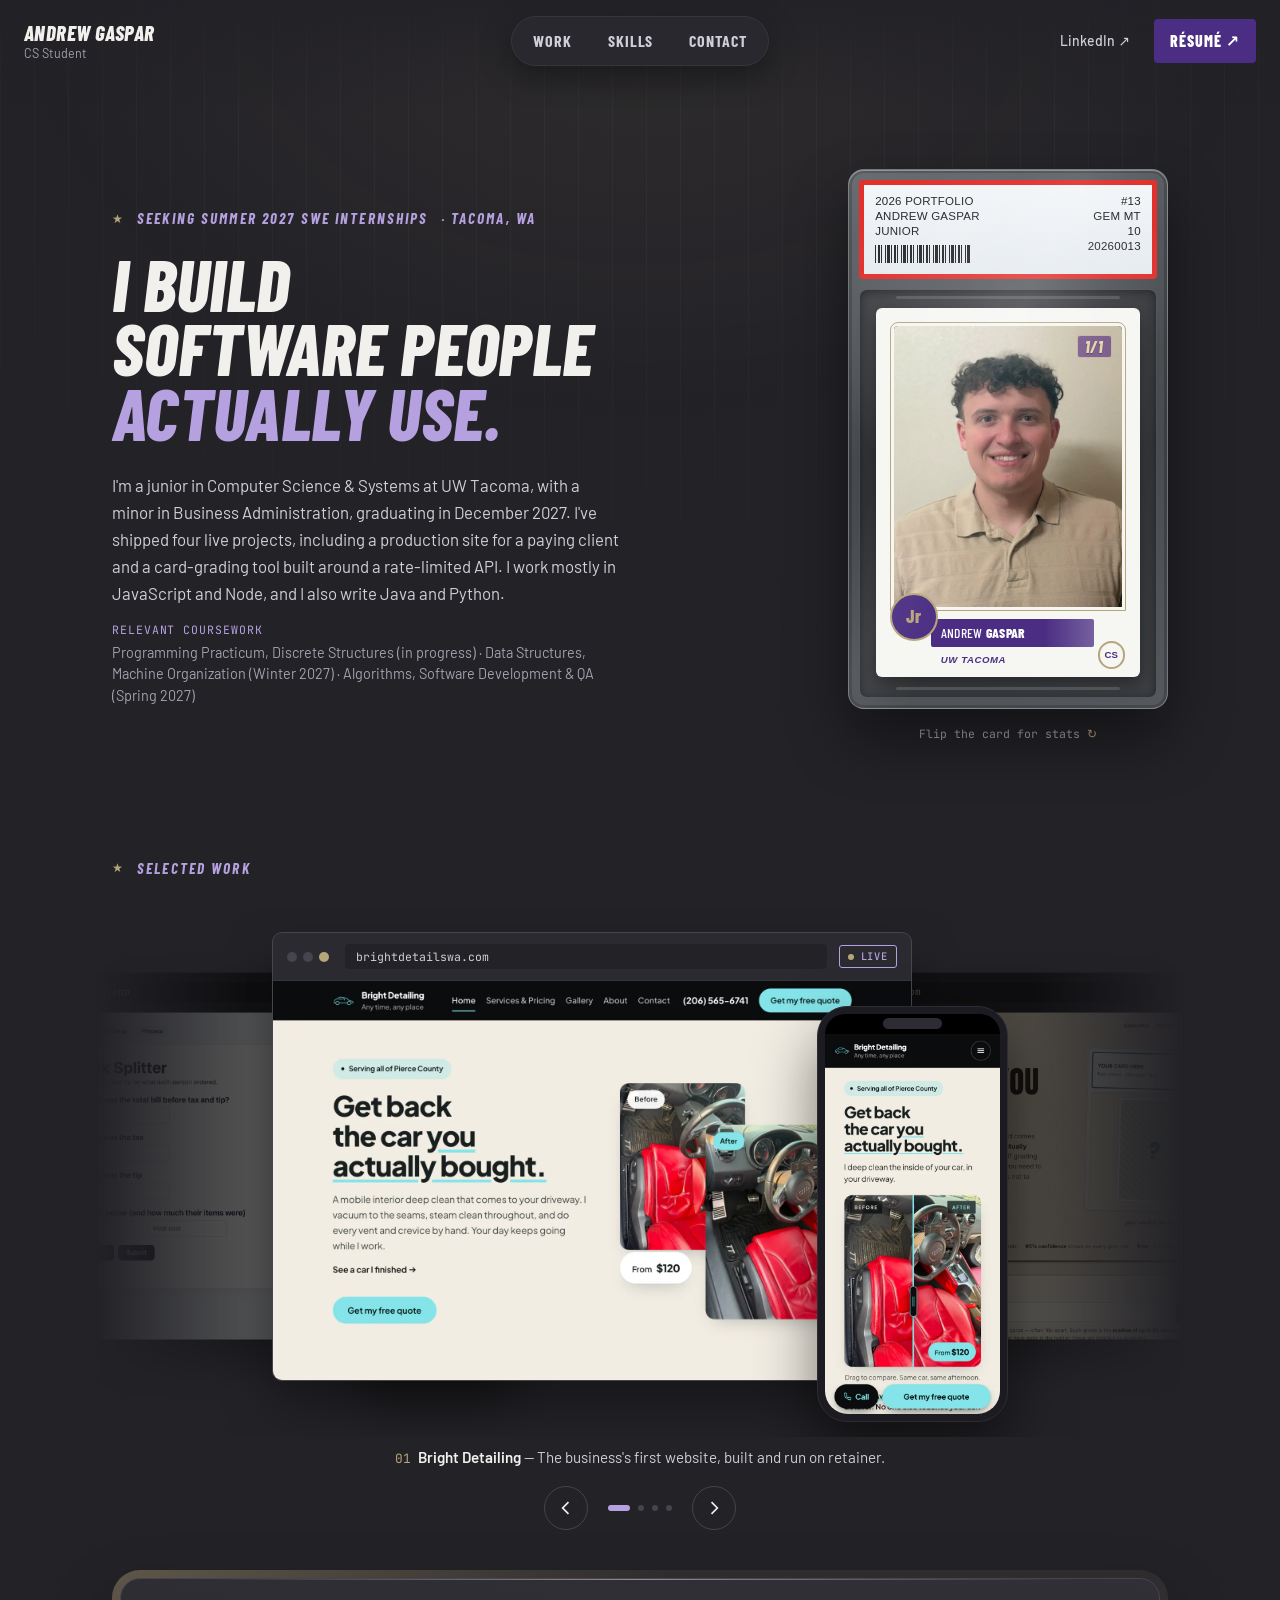
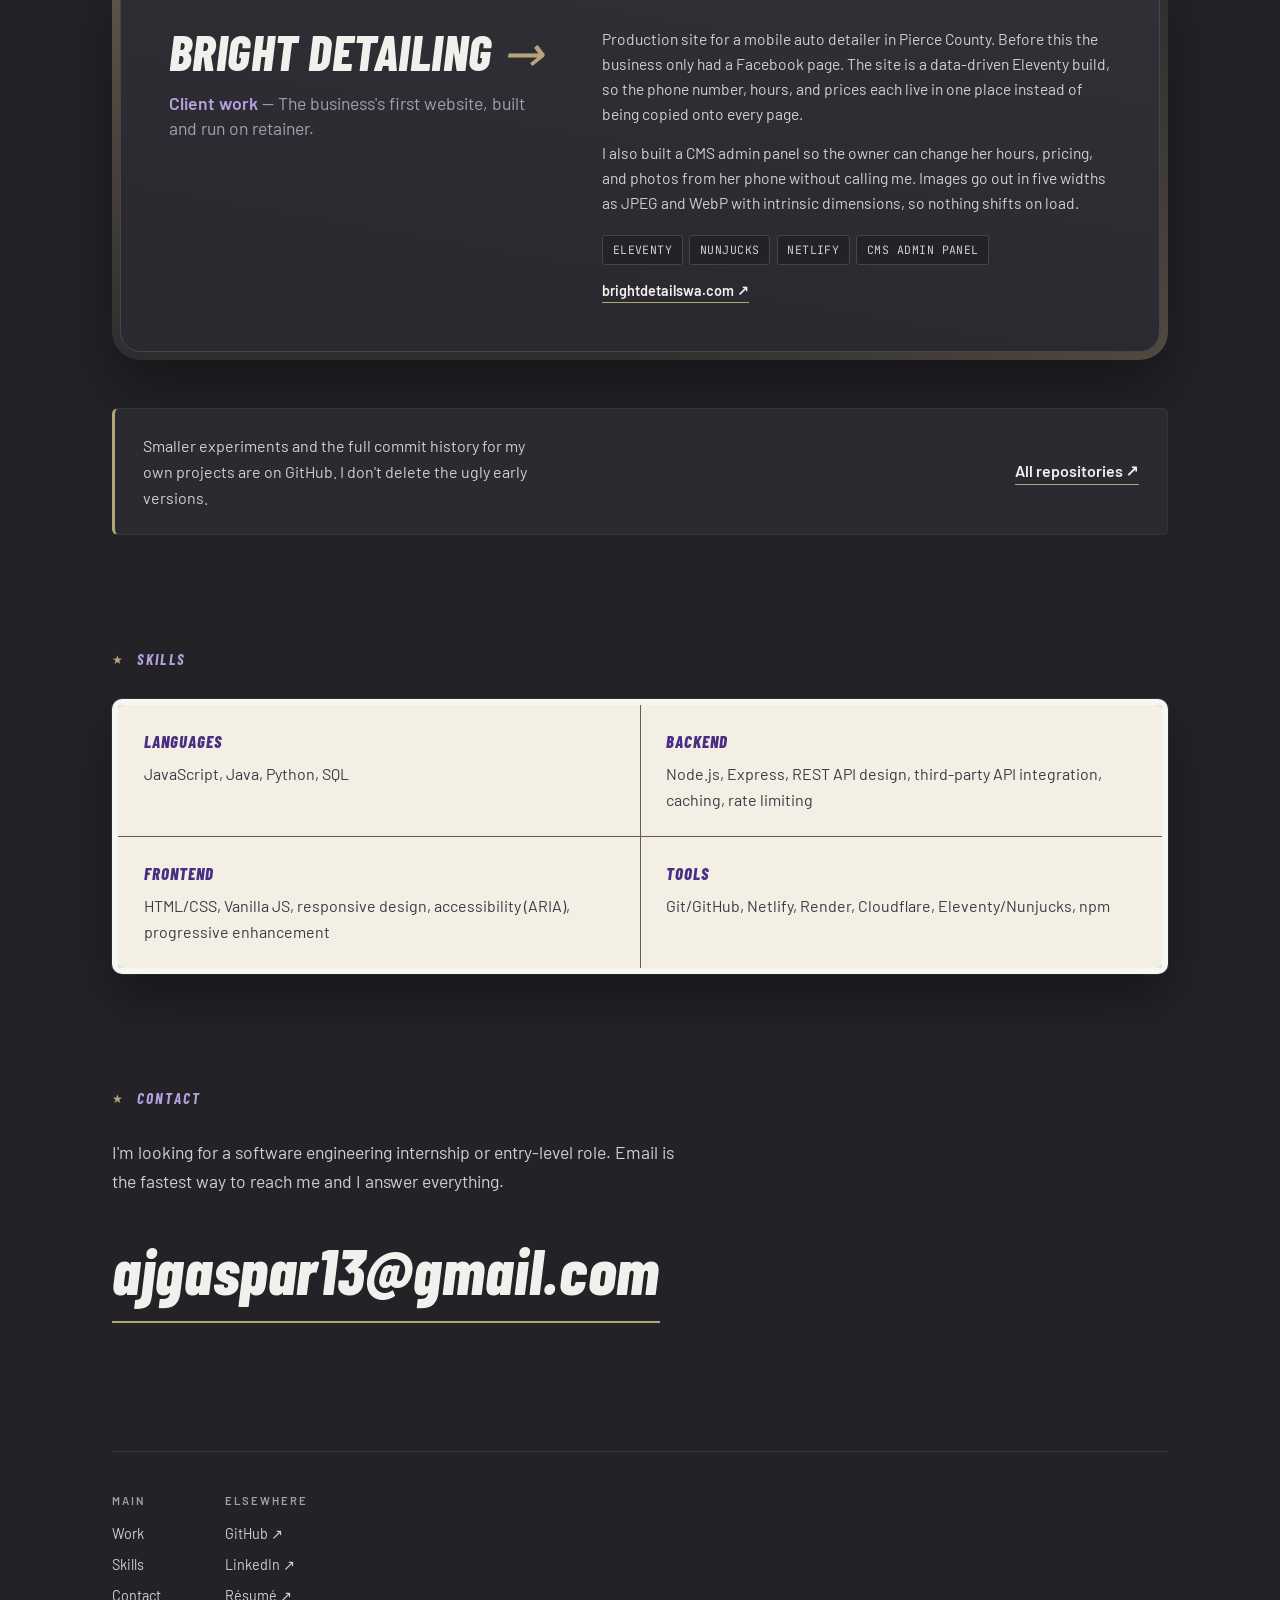
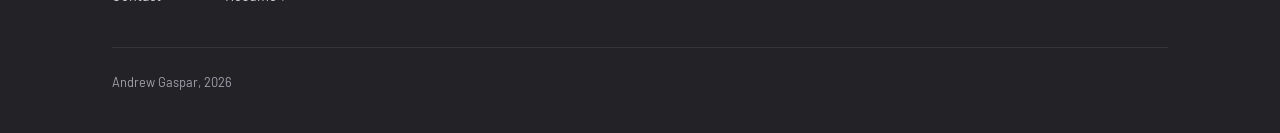
<file: index.html>
<!DOCTYPE html>
<html lang="en">
<head>
  <meta charset="UTF-8" />
  <meta name="viewport" content="width=device-width, initial-scale=1.0" />
  <title>Andrew Gaspar</title>
  <meta name="description" content="Andrew Gaspar. Computer science student at UW Tacoma. Four live software projects, one built for a paying client." />
  <meta name="color-scheme" content="dark" />
  <link rel="preconnect" href="https://fonts.googleapis.com" />
  <link rel="preconnect" href="https://fonts.gstatic.com" crossorigin />
  <link href="https://fonts.googleapis.com/css2?family=Barlow+Condensed:ital,wght@0,600;0,700;0,800;1,700;1,800&family=Barlow:wght@400;500;600&family=JetBrains+Mono:wght@400;500&display=swap" rel="stylesheet" />
  <link rel="stylesheet" href="style.css" />
</head>
<body>

  <header class="topbar">
    <a class="brand" href="#top">
      <span class="brand-text">
        <span class="brand-name">Andrew Gaspar</span>
      <span class="brand-role">CS Student</span>
      </span>
    </a>
    <nav class="pill" aria-label="Sections">
      <a href="#work">Work</a>
      <a href="#skills">Skills</a>
      <a href="#contact">Contact</a>
    </nav>
    <div class="toplinks">
      <a href="https://www.linkedin.com/in/andrew-gaspar-7aaa92343" target="_blank" rel="noopener">LinkedIn <span aria-hidden="true">↗</span></a>
      <a class="btn" href="Andrew_Gaspar_Resume.pdf" target="_blank" rel="noopener">Résumé <span aria-hidden="true">↗</span></a>
    </div>
  </header>

  <main id="top">

    <section class="hero">
      <div class="hero-copy">
        <p class="eyebrow">Seeking Summer 2027 SWE internships <span class="eyebrow-extra">· Tacoma, WA</span></p>
        <h1>I build<br /> software people<br /> <span class="accent">actually use.</span></h1>
        <div class="hero-meta">
          <p>
            I'm a junior in Computer Science &amp; Systems at UW Tacoma, with a minor in Business
            Administration, graduating in December 2027. I've
            shipped four live projects, including a production site for a paying client and a
            card-grading tool built around a rate-limited API. I work mostly in JavaScript and Node,
            and I also write Java and Python.
          </p>
          <p class="coursework">
            <span>Relevant coursework</span>
            Programming Practicum, Discrete Structures (in progress) · Data Structures,
            Machine Organization (Winter 2027) · Algorithms, Software Development &amp; QA (Spring 2027)
          </p>
        </div>
      </div>

      <!-- graded card. Initials show if images/andrew.webp fails to load -->
      <div class="hero-card">
        <aside class="slab" aria-label="About Andrew">
          <div class="slab-label">
            <div class="slab-label-l">
              <p>2026 Portfolio</p>
              <p>Andrew Gaspar</p>
              <p>Junior</p>
              <span class="slab-barcode" aria-hidden="true"></span>
            </div>
            <div class="slab-label-r">
              <p>#13</p>
              <p>Gem Mt</p>
              <p>10</p>
              <p>20260013</p>
            </div>
          </div>

          <div class="slab-well">
            <div class="tcard" role="button" tabindex="0" aria-pressed="false" aria-label="Flip the card to see stats">
              <div class="tcard-inner">

                <div class="tcard-front">
                  <div class="tcard-photo">
                    <span class="tcard-initials" aria-hidden="true">AG</span>
                    <img src="images/andrew.webp" alt="Andrew Gaspar" width="640" height="800" onerror="this.remove()" />
                    <span class="tcard-serial" aria-label="Serial numbered one of one">1/1</span>
                  </div>
                  <div class="tcard-plate">
                    <span class="tcard-logo" aria-hidden="true">Jr</span>
                    <p class="tcard-name">Andrew <b>Gaspar</b></p>
                    <p class="tcard-team">UW Tacoma</p>
                    <span class="tcard-pos" aria-hidden="true">CS</span>
                  </div>
                </div>

                <div class="tcard-back" aria-hidden="true">
                  <div class="tcard-back-head">
                    <span class="tcard-back-num">13</span>
                    <div>
                      <p class="tcard-back-name">Andrew Gaspar</p>
                      <p class="tcard-back-sub">Computer Science &amp; Systems · UW Tacoma</p>
                    </div>
                  </div>
                  <table class="tcard-back-stats">
                    <thead><tr><th>Year</th><th>Proj</th><th>Clients</th><th>Langs</th><th>Class</th></tr></thead>
                    <tbody><tr><td>2026</td><td>4</td><td>1</td><td>4</td><td>&rsquo;27</td></tr></tbody>
                  </table>
                  <p class="tcard-back-bio">
                    Builds web apps from the API to the UI. Shipped a production site for a paying
                    client and three side projects, all still live. Open to internships and
                    entry-level roles.
                  </p>
                  <p class="tcard-back-stack">JavaScript · Node · Express · Java · Python · SQL</p>
                </div>

              </div>
            </div>
          </div>
          <span class="slab-glare" aria-hidden="true"></span>
        </aside>
        <p class="slab-hint" aria-hidden="true">Flip the card for stats <span>↻</span></p>
      </div>
    </section>

    <section id="work" class="section">
      <h2 class="eyebrow">Selected work</h2>

      <article class="card-frame">
        <div class="card">
          <div class="card-top">
            <div class="card-head">
              <h3>
                <a href="https://brightdetailswa.com" target="_blank" rel="noopener">
                  Bright Detailing <span class="arrow" aria-hidden="true">→</span>
                </a>
              </h3>
              <p class="tagline"><strong>Client work</strong> — The business's first website, built and run on retainer.</p>
            </div>
            <div class="card-body">
              <p>
                Production site for a mobile auto detailer in Pierce County. Before this the business
                only had a Facebook page. The site is a data-driven Eleventy build, so the phone
                number, hours, and prices each live in one place instead of being copied onto every
                page.
              </p>
              <p>
                I also built a CMS admin panel so the owner can change her hours, pricing, and photos
                from her phone without calling me. Images go out in five widths as JPEG and WebP with
                intrinsic dimensions, so nothing shifts on load.
              </p>
              <ul class="tags">
                <li>Eleventy</li><li>Nunjucks</li><li>Netlify</li><li>CMS admin panel</li>
              </ul>
              <p class="links">
                <a href="https://brightdetailswa.com" target="_blank" rel="noopener">brightdetailswa.com ↗</a>
              </p>
            </div>
          </div>
          <div class="devices">
            <a class="shot" href="https://brightdetailswa.com" target="_blank" rel="noopener" tabindex="-1">
              <div class="window-bar" aria-hidden="true"><i></i><i></i><i></i><span class="url">brightdetailswa.com</span><span class="live">Live</span></div>
              <img src="images/bright-detailing.webp" width="1600" height="1000" alt="The Bright Detailing home page with before and after interior photos" loading="lazy" />
            </a>
            <a class="phone" href="https://brightdetailswa.com" target="_blank" rel="noopener" tabindex="-1">
              <span class="phone-bar" aria-hidden="true"><i></i></span>
              <img src="images/bright-detailing-phone.webp" width="520" height="1126" alt="Bright Detailing on a phone" loading="lazy" />
            </a>
          </div>
        </div>
      </article>

      <article class="card-frame">
        <div class="card">
          <div class="card-top">
            <div class="card-head">
              <h3>
                <a href="https://www.shouldislab.com" target="_blank" rel="noopener">
                  ShouldISlab <span class="arrow" aria-hidden="true">→</span>
                </a>
              </h3>
              <p class="tagline"><strong>Side project</strong> — Is grading this card worth the money?</p>
            </div>
            <div class="card-body">
              <p>
                Search a trading card and find out whether paying to have it professionally graded is
                worth the money. It pulls live sold prices, then runs a probability-weighted expected
                value: your odds at each grade against grading fees, seller fees, and what the raw card
                goes for today.
              </p>
              <p>
                One verdict can cost 7 calls to a price API that allows about 10 every 35 seconds. I
                measured that limit and built an in-memory TTL cache around it; without the cache, the
                second search gets rate-limited. If a 429 still comes back, the server fails fast and
                shows a retry countdown. Grade odds come from population reports. Wilson score intervals
                keep a card with twelve graded copies from being trusted like one with twelve thousand.
              </p>
              <ul class="tags">
                <li>Node.js</li><li>Express</li><li>REST API</li><li>Vanilla JS</li><li>Render</li><li>Cloudflare</li>
              </ul>
              <p class="links">
                <a href="https://www.shouldislab.com" target="_blank" rel="noopener">shouldislab.com ↗</a>
                <a href="https://github.com/Agaspar1321/ShouldISlab" target="_blank" rel="noopener">Source ↗</a>
                <a href="shouldislab-case-study.html">Read the case study →</a>
              </p>
            </div>
          </div>
          <div class="devices">
            <a class="shot" href="https://www.shouldislab.com" target="_blank" rel="noopener" tabindex="-1">
              <div class="window-bar" aria-hidden="true"><i></i><i></i><i></i><span class="url">shouldislab.com</span><span class="live">Live</span></div>
              <img src="images/shouldislab.webp" width="1600" height="1000" alt="The ShouldISlab card search and grading verdict screen" loading="lazy" />
            </a>
            <a class="phone" href="https://www.shouldislab.com" target="_blank" rel="noopener" tabindex="-1">
              <span class="phone-bar" aria-hidden="true"><i></i></span>
              <img src="images/shouldislab-phone.webp" width="520" height="1126" alt="ShouldISlab on a phone" loading="lazy" />
            </a>
          </div>
        </div>
      </article>

      <article class="card-frame">
        <div class="card">
          <div class="card-top">
            <div class="card-head">
              <h3>
                <a href="https://explainmycode2.netlify.app" target="_blank" rel="noopener">
                  ExplainMyCode <span class="arrow" aria-hidden="true">→</span>
                </a>
              </h3>
              <p class="tagline"><strong>Side project</strong> — Plain English for someone else's code.</p>
            </div>
            <div class="card-body">
              <p>
                Paste in a block of code and get back a plain English explanation of what it does. I
                built it for the stretch where I could read syntax fine but still lost the thread on
                what someone else's function was for.
              </p>
              <p>
                An Express server sits between the page and the Anthropic API, so the key never reaches
                the browser. The API layer validates input, caps payload size, and rate-limits by IP.
              </p>
              <ul class="tags">
                <li>Node.js</li><li>Express</li><li>Anthropic API</li>
              </ul>
              <p class="links">
                <a href="https://explainmycode2.netlify.app" target="_blank" rel="noopener">Try it ↗</a>
                <a href="https://github.com/Agaspar1321/explain-my-code" target="_blank" rel="noopener">Source ↗</a>
              </p>
            </div>
          </div>
          <div class="devices">
            <a class="shot" href="https://explainmycode2.netlify.app" target="_blank" rel="noopener" tabindex="-1">
              <div class="window-bar" aria-hidden="true"><i></i><i></i><i></i><span class="url">explainmycode2.netlify.app</span><span class="live">Live</span></div>
              <img src="images/explainmycode.webp" width="1600" height="1000" alt="The ExplainMyCode input and explanation panes" loading="lazy" />
            </a>
            <a class="phone" href="https://explainmycode2.netlify.app" target="_blank" rel="noopener" tabindex="-1">
              <span class="phone-bar" aria-hidden="true"><i></i></span>
              <img src="images/explainmycode-phone.webp" width="520" height="1126" alt="ExplainMyCode on a phone" loading="lazy" />
            </a>
          </div>
        </div>
      </article>

      <article class="card-frame">
        <div class="card">
          <div class="card-top">
            <div class="card-head">
              <h3>
                <a href="https://checksplitter1.netlify.app" target="_blank" rel="noopener">
                  Check Splitter <span class="arrow" aria-hidden="true">→</span>
                </a>
              </h3>
              <p class="tagline"><strong>Side project</strong> — Everyone pays for what they ordered.</p>
            </div>
            <div class="card-body">
              <p>
                Splits a restaurant bill so everyone pays for what they actually ordered, plus their
                proportional share of tax and tip. It rounds to the penny, so the total comes out exact
                instead of eleven cents short.
              </p>
              <ul class="tags">
                <li>Vanilla JS</li><li>HTML</li><li>CSS</li>
              </ul>
              <p class="links">
                <a href="https://checksplitter1.netlify.app" target="_blank" rel="noopener">Try it ↗</a>
                <a href="https://github.com/Agaspar1321/checksplitter" target="_blank" rel="noopener">Source ↗</a>
              </p>
            </div>
          </div>
          <div class="devices">
            <a class="shot" href="https://checksplitter1.netlify.app" target="_blank" rel="noopener" tabindex="-1">
              <div class="window-bar" aria-hidden="true"><i></i><i></i><i></i><span class="url">checksplitter1.netlify.app</span><span class="live">Live</span></div>
              <img src="images/check-splitter.webp" width="1600" height="1000" alt="The Check Splitter item and per-person totals screen" loading="lazy" />
            </a>
            <a class="phone" href="https://checksplitter1.netlify.app" target="_blank" rel="noopener" tabindex="-1">
              <span class="phone-bar" aria-hidden="true"><i></i></span>
              <img src="images/check-splitter-phone.webp" width="520" height="1126" alt="Check Splitter on a phone" loading="lazy" />
            </a>
          </div>
        </div>
      </article>

      <aside class="callout">
        <p>
          Smaller experiments and the full commit history for my own projects are on GitHub. I
          don't delete the ugly early versions.
        </p>
        <a href="https://github.com/Agaspar1321?tab=repositories" target="_blank" rel="noopener">All repositories ↗</a>
      </aside>
    </section>

    <section id="skills" class="section">
      <h2 class="eyebrow">Skills</h2>
      <dl class="skills">
        <div>
          <dt>Languages</dt>
          <dd>JavaScript, Java, Python, SQL</dd>
        </div>
        <div>
          <dt>Backend</dt>
          <dd>Node.js, Express, REST API design, third-party API integration, caching, rate limiting</dd>
        </div>
        <div>
          <dt>Frontend</dt>
          <dd>HTML/CSS, Vanilla JS, responsive design, accessibility (ARIA), progressive enhancement</dd>
        </div>
        <div>
          <dt>Tools</dt>
          <dd>Git/GitHub, Netlify, Render, Cloudflare, Eleventy/Nunjucks, npm</dd>
        </div>
      </dl>
    </section>

    <section id="contact" class="section contact">
      <h2 class="eyebrow">Contact</h2>
      <p class="contact-lead">
        I'm looking for a software engineering internship or entry-level role.
        Email is the fastest way to reach me and I answer everything.
      </p>
      <a class="contact-email" href="mailto:ajgaspar13@gmail.com">ajgaspar13@gmail.com</a>
    </section>

  </main>

  <footer class="footer">
    <div class="footer-cols">
      <div>
        <p class="footer-label">Main</p>
        <a href="#work">Work</a>
        <a href="#skills">Skills</a>
        <a href="#contact">Contact</a>
      </div>
      <div>
        <p class="footer-label">Elsewhere</p>
        <a href="https://github.com/Agaspar1321" target="_blank" rel="noopener">GitHub ↗</a>
        <a href="https://www.linkedin.com/in/andrew-gaspar-7aaa92343" target="_blank" rel="noopener">LinkedIn ↗</a>
        <a href="Andrew_Gaspar_Resume.pdf" target="_blank" rel="noopener">Résumé ↗</a>
      </div>
    </div>
    <div class="footer-base">
      <span>Andrew Gaspar, 2026</span>
    </div>
  </footer>

  <script src="script.js"></script>
</body>
</html>
</file>
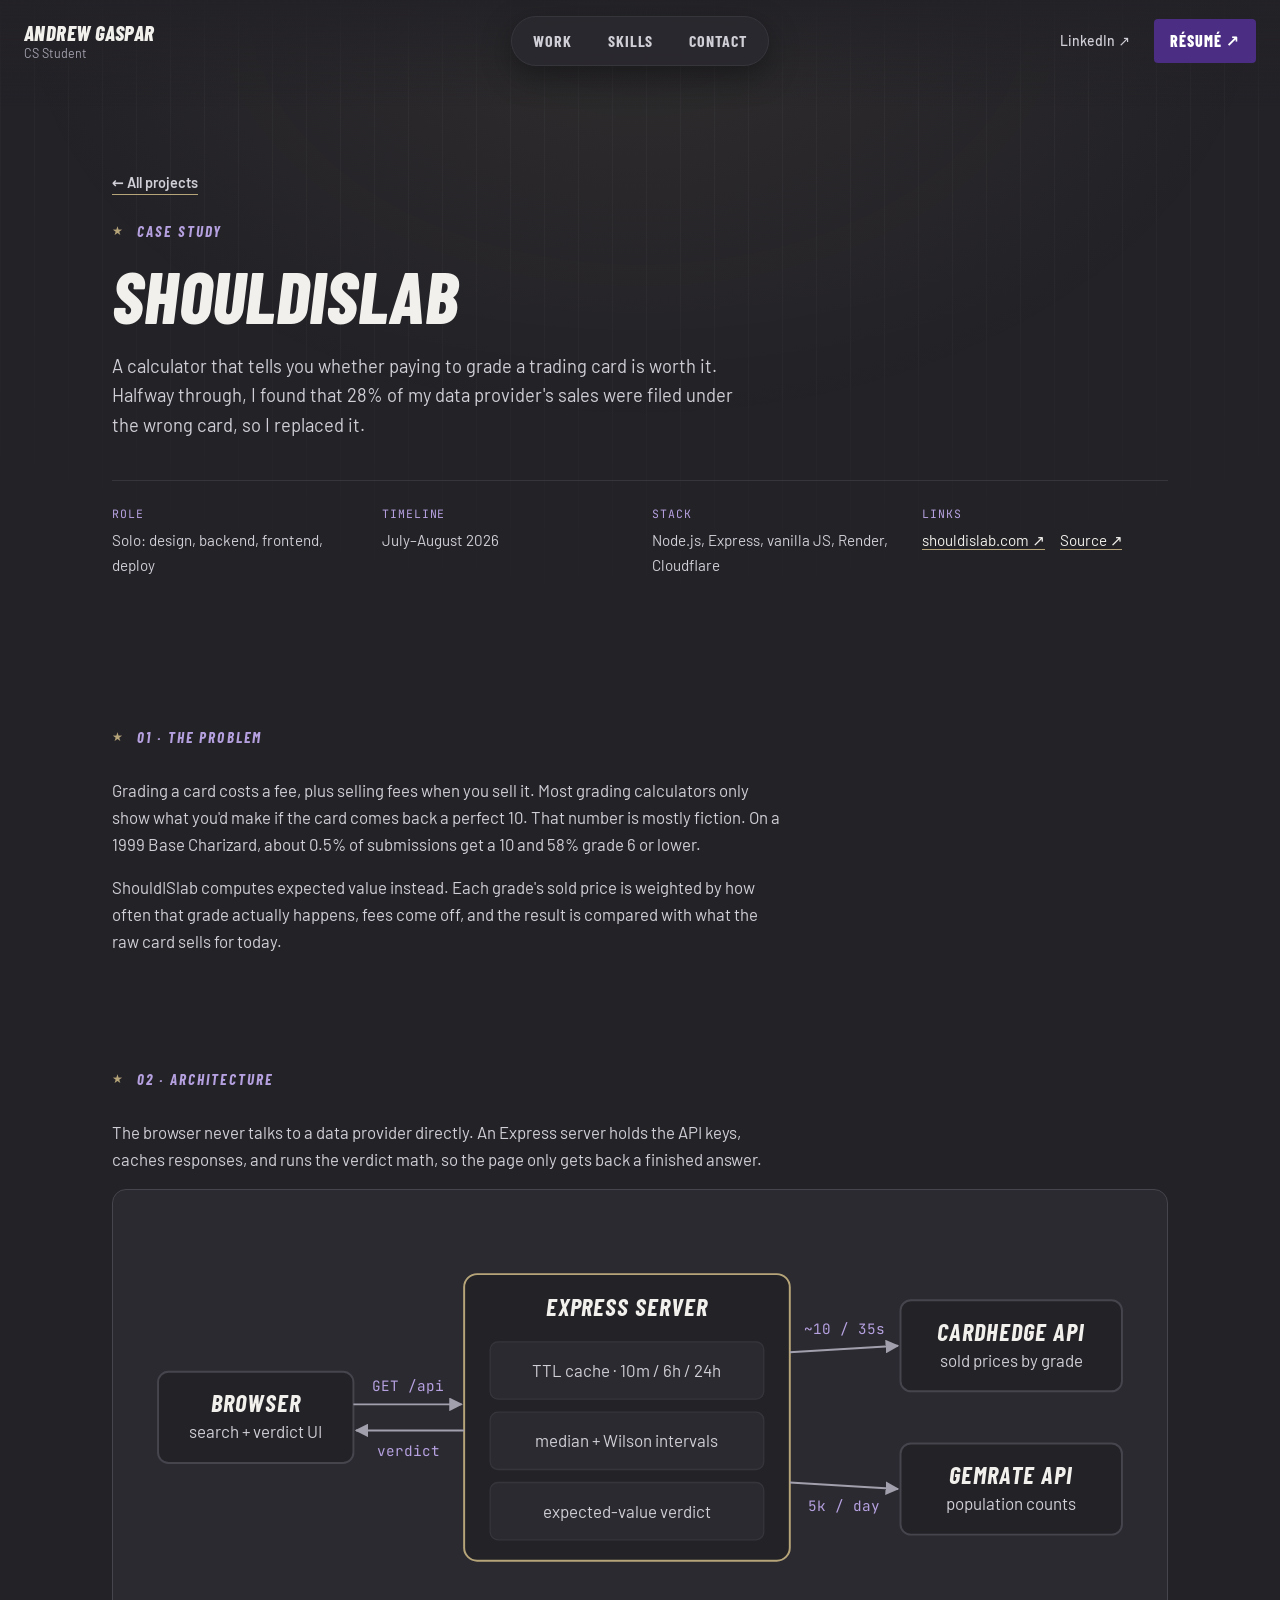
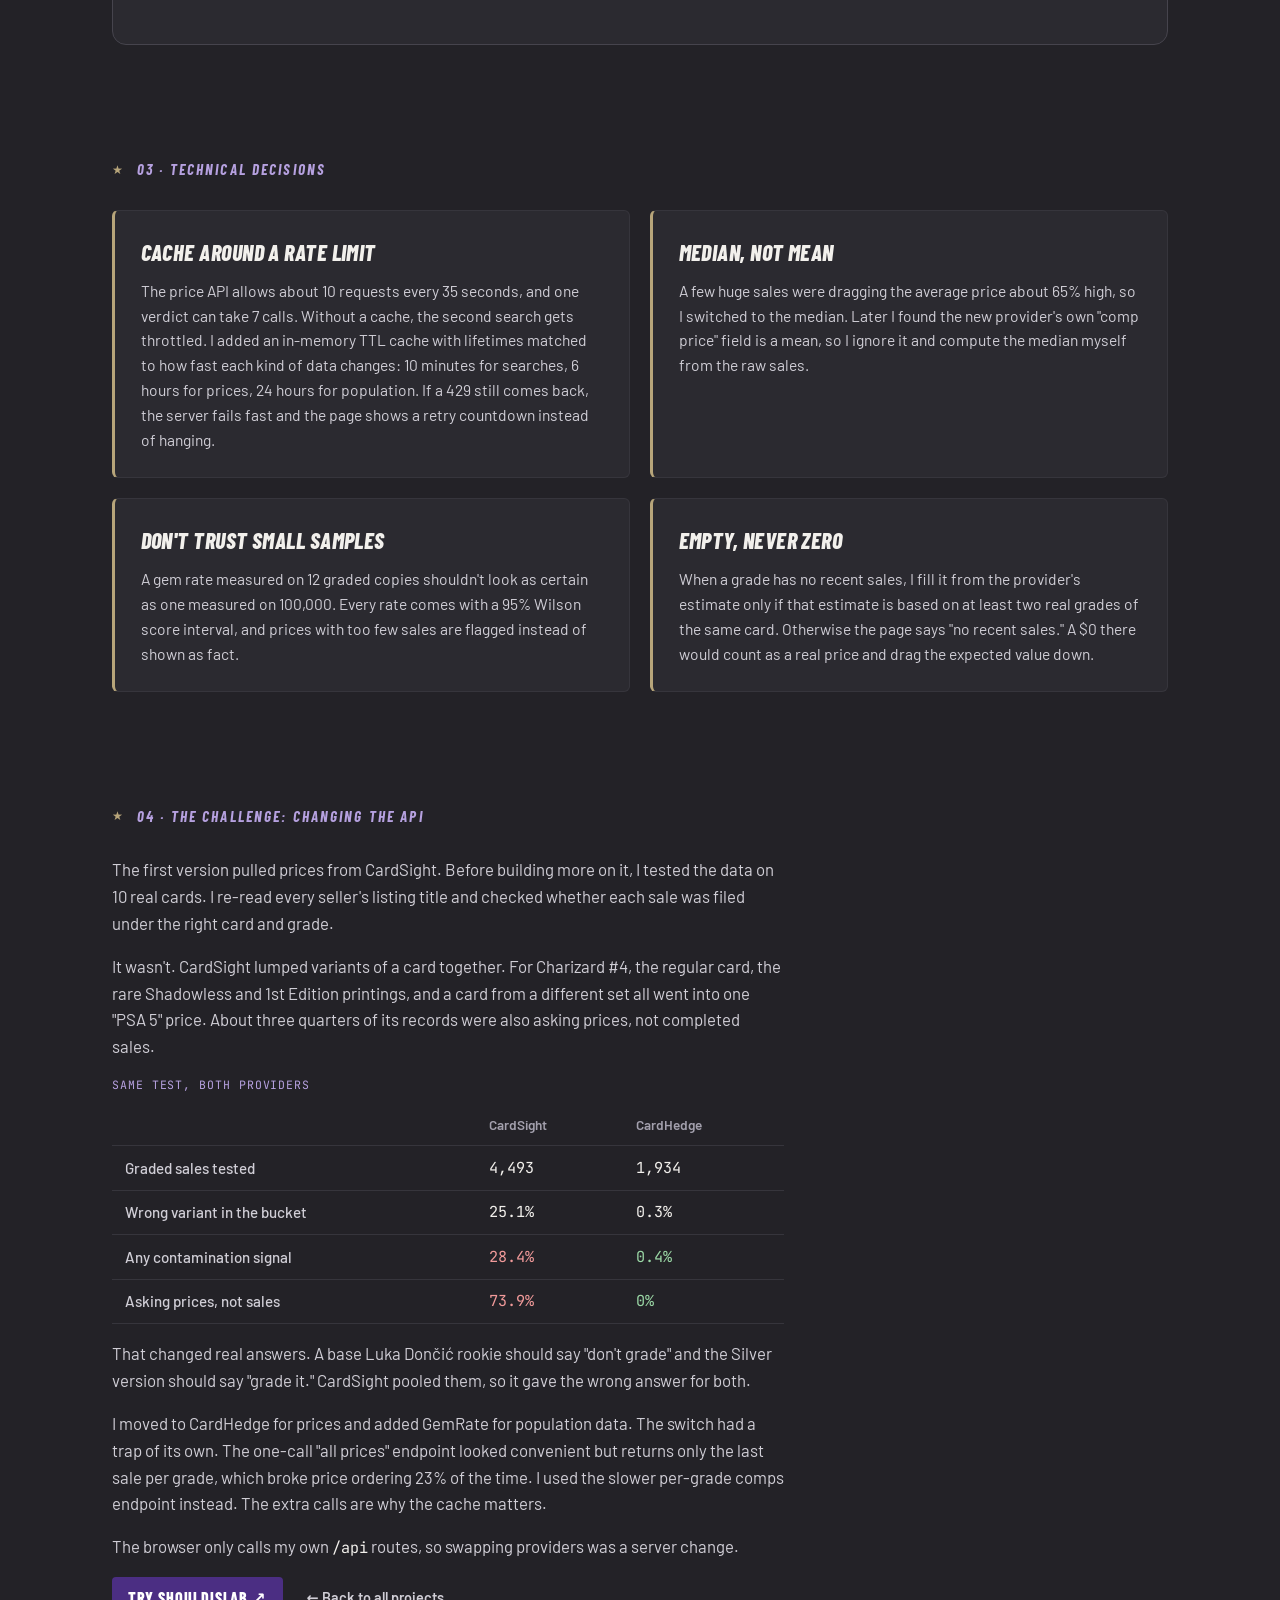
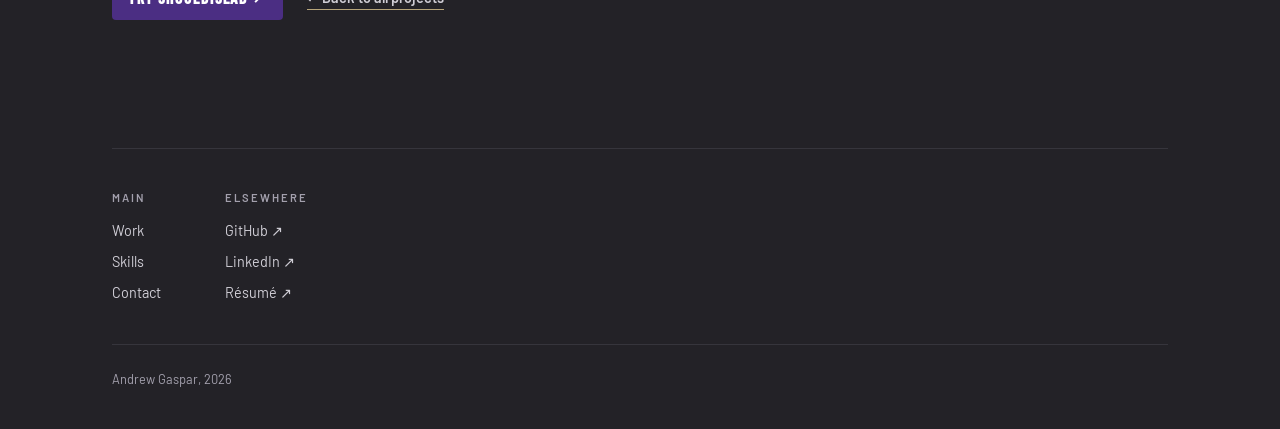
<file: shouldislab-case-study.html>
<!DOCTYPE html>
<html lang="en">
<head>
  <meta charset="UTF-8" />
  <meta name="viewport" content="width=device-width, initial-scale=1.0" />
  <title>ShouldISlab case study · Andrew Gaspar</title>
  <meta name="description" content="How I built ShouldISlab: an expected-value grading calculator around a rate-limited price API, and why I replaced its data provider halfway through." />
  <meta name="color-scheme" content="dark" />
  <link rel="preconnect" href="https://fonts.googleapis.com" />
  <link rel="preconnect" href="https://fonts.gstatic.com" crossorigin />
  <link href="https://fonts.googleapis.com/css2?family=Barlow+Condensed:ital,wght@0,600;0,700;0,800;1,700;1,800&family=Barlow:wght@400;500;600&family=JetBrains+Mono:wght@400;500&display=swap" rel="stylesheet" />
  <link rel="stylesheet" href="style.css" />
</head>
<body>

  <header class="topbar">
    <a class="brand" href="index.html">
      <span class="brand-text">
        <span class="brand-name">Andrew Gaspar</span>
      <span class="brand-role">CS Student</span>
      </span>
    </a>
    <nav class="pill" aria-label="Sections">
      <a href="index.html#work">Work</a>
      <a href="index.html#skills">Skills</a>
      <a href="index.html#contact">Contact</a>
    </nav>
    <div class="toplinks">
      <a href="https://www.linkedin.com/in/andrew-gaspar-7aaa92343" target="_blank" rel="noopener">LinkedIn <span aria-hidden="true">↗</span></a>
      <a class="btn" href="Andrew_Gaspar_Resume.pdf" target="_blank" rel="noopener">Résumé <span aria-hidden="true">↗</span></a>
    </div>
  </header>

  <main id="top" class="study">

    <section class="hero">
      <a class="back" href="index.html#work">← All projects</a>
      <p class="eyebrow">Case study</p>
      <h1>ShouldISlab</h1>
      <p class="study-lead">
        A calculator that tells you whether paying to grade a trading card is worth it. Halfway
        through, I found that 28% of my data provider's sales were filed under the wrong card,
        so I replaced it.
      </p>
      <dl class="study-facts">
        <div><dt>Role</dt><dd>Solo: design, backend, frontend, deploy</dd></div>
        <div><dt>Timeline</dt><dd>July–August 2026</dd></div>
        <div><dt>Stack</dt><dd>Node.js, Express, vanilla JS, Render, Cloudflare</dd></div>
        <div><dt>Links</dt><dd><a href="https://www.shouldislab.com" target="_blank" rel="noopener">shouldislab.com ↗</a> <a href="https://github.com/Agaspar1321/ShouldISlab" target="_blank" rel="noopener">Source ↗</a></dd></div>
      </dl>
    </section>

    <section class="section prose">
      <h2 class="eyebrow">01 · The problem</h2>
      <p>
        Grading a card costs a fee, plus selling fees when you sell it. Most grading calculators
        only show what you'd make if the card comes back a perfect 10. That number is mostly
        fiction. On a 1999 Base Charizard, about 0.5% of submissions get a 10 and 58% grade 6
        or lower.
      </p>
      <p>
        ShouldISlab computes expected value instead. Each grade's sold price is weighted by how
        often that grade actually happens, fees come off, and the result is compared with what
        the raw card sells for today.
      </p>
    </section>

    <section class="section prose">
      <h2 class="eyebrow">02 · Architecture</h2>
      <p>
        The browser never talks to a data provider directly. An Express server holds the API
        keys, caches responses, and runs the verdict math, so the page only gets back a finished
        answer.
      </p>
      <figure class="diagram">
        <svg viewBox="0 0 760 300" role="img" aria-labelledby="arch-title arch-desc">
          <title id="arch-title">ShouldISlab architecture</title>
          <desc id="arch-desc">The browser calls the Express server. The server checks an in-memory cache, then calls CardHedge for sold prices and GemRate for population counts, and returns a verdict.</desc>
          <defs>
            <marker id="arrow" viewBox="0 0 10 10" refX="9" refY="5" markerWidth="7" markerHeight="7" orient="auto-start-reverse">
              <path d="M0,0 L10,5 L0,10 z" class="d-head" />
            </marker>
          </defs>

          <rect class="d-box" x="10" y="115" width="150" height="70" rx="8" />
          <text class="d-title" x="85" y="146" text-anchor="middle">Browser</text>
          <text class="d-sub" x="85" y="166" text-anchor="middle">search + verdict UI</text>

          <rect class="d-box d-main" x="245" y="40" width="250" height="220" rx="10" />
          <text class="d-title" x="370" y="72" text-anchor="middle">Express server</text>
          <rect class="d-inner" x="265" y="92" width="210" height="44" rx="6" />
          <text class="d-sub" x="370" y="119" text-anchor="middle">TTL cache · 10m / 6h / 24h</text>
          <rect class="d-inner" x="265" y="146" width="210" height="44" rx="6" />
          <text class="d-sub" x="370" y="173" text-anchor="middle">median + Wilson intervals</text>
          <rect class="d-inner" x="265" y="200" width="210" height="44" rx="6" />
          <text class="d-sub" x="370" y="227" text-anchor="middle">expected-value verdict</text>

          <rect class="d-box" x="580" y="60" width="170" height="70" rx="8" />
          <text class="d-title" x="665" y="91" text-anchor="middle">CardHedge API</text>
          <text class="d-sub" x="665" y="111" text-anchor="middle">sold prices by grade</text>

          <rect class="d-box" x="580" y="170" width="170" height="70" rx="8" />
          <text class="d-title" x="665" y="201" text-anchor="middle">GemRate API</text>
          <text class="d-sub" x="665" y="221" text-anchor="middle">population counts</text>

          <line class="d-line" x1="160" y1="140" x2="243" y2="140" marker-end="url(#arrow)" />
          <line class="d-line" x1="245" y1="160" x2="162" y2="160" marker-end="url(#arrow)" />
          <text class="d-label" x="202" y="130" text-anchor="middle">GET /api</text>
          <text class="d-label" x="202" y="180" text-anchor="middle">verdict</text>

          <line class="d-line" x1="495" y1="100" x2="578" y2="95" marker-end="url(#arrow)" />
          <line class="d-line" x1="495" y1="200" x2="578" y2="205" marker-end="url(#arrow)" />
          <text class="d-label" x="537" y="86" text-anchor="middle">~10 / 35s</text>
          <text class="d-label" x="537" y="222" text-anchor="middle">5k / day</text>
        </svg>
      </figure>
    </section>

    <section class="section prose">
      <h2 class="eyebrow">03 · Technical decisions</h2>
      <div class="decisions">
        <article>
          <h3>Cache around a rate limit</h3>
          <p>
            The price API allows about 10 requests every 35 seconds, and one verdict can take 7
            calls. Without a cache, the second search gets throttled. I added an in-memory TTL
            cache with lifetimes matched to how fast each kind of data changes: 10 minutes for
            searches, 6 hours for prices, 24 hours for population. If a 429 still comes back,
            the server fails fast and the page shows a retry countdown instead of hanging.
          </p>
        </article>
        <article>
          <h3>Median, not mean</h3>
          <p>
            A few huge sales were dragging the average price about 65% high, so I switched to the
            median. Later I found the new provider's own "comp price" field is a mean, so I
            ignore it and compute the median myself from the raw sales.
          </p>
        </article>
        <article>
          <h3>Don't trust small samples</h3>
          <p>
            A gem rate measured on 12 graded copies shouldn't look as certain as one measured on
            100,000. Every rate comes with a 95% Wilson score interval, and prices with too few
            sales are flagged instead of shown as fact.
          </p>
        </article>
        <article>
          <h3>Empty, never zero</h3>
          <p>
            When a grade has no recent sales, I fill it from the provider's estimate only if that
            estimate is based on at least two real grades of the same card. Otherwise the page
            says "no recent sales." A $0 there would count as a real price and drag the expected
            value down.
          </p>
        </article>
      </div>
    </section>

    <section class="section prose">
      <h2 class="eyebrow">04 · The challenge: changing the API</h2>
      <p>
        The first version pulled prices from CardSight. Before building more on it, I tested the
        data on 10 real cards. I re-read every seller's listing title and checked whether each
        sale was filed under the right card and grade.
      </p>
      <p>
        It wasn't. CardSight lumped variants of a card together. For Charizard #4, the regular
        card, the rare Shadowless and 1st Edition printings, and a card from a different set all
        went into one "PSA 5" price. About three quarters of its records were also asking
        prices, not completed sales.
      </p>
      <div class="table-wrap">
        <table>
          <caption>Same test, both providers</caption>
          <thead>
            <tr><th scope="col"></th><th scope="col">CardSight</th><th scope="col">CardHedge</th></tr>
          </thead>
          <tbody>
            <tr><th scope="row">Graded sales tested</th><td>4,493</td><td>1,934</td></tr>
            <tr><th scope="row">Wrong variant in the bucket</th><td>25.1%</td><td>0.3%</td></tr>
            <tr><th scope="row">Any contamination signal</th><td class="bad">28.4%</td><td class="good">0.4%</td></tr>
            <tr><th scope="row">Asking prices, not sales</th><td class="bad">73.9%</td><td class="good">0%</td></tr>
          </tbody>
        </table>
      </div>
      <p>
        That changed real answers. A base Luka Dončić rookie should say "don't grade" and the
        Silver version should say "grade it." CardSight pooled them, so it gave the wrong answer
        for both.
      </p>
      <p>
        I moved to CardHedge for prices and added GemRate for population data. The switch had
        a trap of its own. The one-call "all prices" endpoint looked convenient but returns only
        the last sale per grade, which broke price ordering 23% of the time. I used the slower
        per-grade comps endpoint instead. The extra calls are why the cache matters.
      </p>
      <p>
        The browser only calls my own <code>/api</code> routes, so swapping providers was a
        server change.
      </p>
      <p class="study-next">
        <a class="btn" href="https://www.shouldislab.com" target="_blank" rel="noopener">Try ShouldISlab ↗</a>
        <a class="back" href="index.html#work">← Back to all projects</a>
      </p>
    </section>

  </main>

  <footer class="footer">
    <div class="footer-cols">
      <div>
        <p class="footer-label">Main</p>
        <a href="index.html#work">Work</a>
        <a href="index.html#skills">Skills</a>
        <a href="index.html#contact">Contact</a>
      </div>
      <div>
        <p class="footer-label">Elsewhere</p>
        <a href="https://github.com/Agaspar1321" target="_blank" rel="noopener">GitHub ↗</a>
        <a href="https://www.linkedin.com/in/andrew-gaspar-7aaa92343" target="_blank" rel="noopener">LinkedIn ↗</a>
        <a href="Andrew_Gaspar_Resume.pdf" target="_blank" rel="noopener">Résumé ↗</a>
      </div>
    </div>
    <div class="footer-base">
      <span>Andrew Gaspar, 2026</span>
    </div>
  </footer>

</body>
</html>
</file>
<file: style.css>
/* colors + fonts: soft charcoal base, UW purple and gold as accents */
:root {
  --bg: #232227;
  --surface: #2b2a30;
  --line: #36353c;
  --line-strong: #46444d;
  --muted: #a3a0ad; /* still passes 4.5:1 contrast on --bg */
  --text: #d0ced6;
  --strong: #f2f0ec;
  --purple: #4b2e83; /* UW purple, for fills */
  --accent: #b6a1e0; /* lighter purple, readable as text on charcoal */
  --gold: #b7a57a; /* UW gold, decorative only */
  --shadow: rgba(0, 0, 0, 0.35);

  --display: "Barlow Condensed", "Barlow", system-ui, sans-serif;
  --sans: "Barlow", system-ui, -apple-system, "Segoe UI", sans-serif;
  --mono: "JetBrains Mono", ui-monospace, "SF Mono", Menlo, monospace;
  --wrap: 66rem;
  color-scheme: dark;
}

* { box-sizing: border-box; margin: 0; padding: 0; }

html { scroll-behavior: smooth; scroll-padding-top: 5.5rem; }

body {
  font-family: var(--sans);
  font-size: 1rem;
  line-height: 1.6;
  color: var(--strong);
  background: var(--bg);
  -webkit-font-smoothing: antialiased;
}

h1, h2, h3, dt, .brand-name, .pill, .btn, .contact-email {
  font-family: var(--display);
  font-optical-sizing: auto;
}

a { color: inherit; text-decoration: none; }

:focus-visible {
  outline: 3px solid var(--accent);
  outline-offset: 2px;
  border-radius: 2px;
}

::selection { background: rgba(183, 165, 122, 0.35); }

main, .footer { padding: 0 1rem; }

/* pinstripes + purple stadium glow */
body::before {
  content: "";
  position: absolute;
  inset: 0 0 auto;
  height: 1100px;
  z-index: -1;
  background-image:
    repeating-linear-gradient(90deg, rgba(242, 240, 236, 0.03) 0 1px, transparent 1px 34px),
    radial-gradient(70% 55% at 50% 0%, rgba(183, 165, 122, 0.08), transparent 70%);
  -webkit-mask-image: radial-gradient(120% 80% at 50% 0%, #000 30%, transparent 75%);
  mask-image: radial-gradient(120% 80% at 50% 0%, #000 30%, transparent 75%);
  pointer-events: none;
}
body { position: relative; isolation: isolate; }

/* ---------- Eyebrow label ---------- */
.eyebrow {
  display: flex;
  align-items: center;
  gap: 0.75rem;
  font-family: var(--display);
  font-size: 0.95rem;
  font-style: italic;
  font-weight: 700;
  letter-spacing: 0.14em;
  text-transform: uppercase;
  color: var(--accent);
}
.eyebrow::before {
  content: "★";
  flex: none;
  color: var(--gold);
  font-style: normal;
  font-size: 0.8em;
}

/* ---------- Top bar ---------- */
.topbar {
  position: sticky;
  top: 0;
  z-index: 10;
  display: grid;
  grid-template-columns: 1fr auto 1fr;
  align-items: center;
  gap: 1rem;
  padding: 1rem 1.5rem 2.5rem;
  background: linear-gradient(rgba(35, 34, 39, 0.94), rgba(35, 34, 39, 0));
  pointer-events: none;
}
.topbar > * { pointer-events: auto; }

.brand { display: flex; align-items: center; gap: 0.7rem; justify-self: start; }
.brand-text { display: flex; flex-direction: column; line-height: 1.2; }
.brand-name { font-weight: 800; font-style: italic; font-size: 1.3rem; letter-spacing: 0.02em; text-transform: uppercase; }
.brand-role { font-size: 0.78rem; color: var(--muted); }

.pill {
  display: flex;
  gap: 0.25rem;
  padding: 0.3rem;
  border: 1px solid var(--line);
  border-radius: 999px;
  background: rgba(43, 42, 48, 0.85);
  backdrop-filter: blur(14px);
  -webkit-backdrop-filter: blur(14px);
  box-shadow: 0 10px 30px var(--shadow);
}
.pill a {
  padding: 0.4rem 1rem;
  border-radius: 999px;
  font-size: 1rem;
  font-weight: 700;
  letter-spacing: 0.06em;
  text-transform: uppercase;
  color: var(--text);
  transition: background-color 0.2s, color 0.2s;
}
.pill a:hover { background: rgba(182, 161, 224, 0.1); color: var(--accent); }

.toplinks {
  display: flex;
  align-items: center;
  gap: 1.5rem;
  justify-self: end;
  font-size: 0.875rem;
  font-weight: 500;
}
.toplinks a { color: var(--text); transition: color 0.2s; }
.toplinks a:hover { color: var(--strong); }

.btn {
  display: inline-block;
  padding: 0.55rem 1rem;
  border-radius: 4px;
  font-weight: 800;
  font-size: 1rem;
  letter-spacing: 0.06em;
  text-transform: uppercase;
  background: var(--purple);
  color: #fff !important;
  transition: background-color 0.2s;
}
.btn:hover { background: #5d3d9a; }

/* ---------- Window chrome (hero + screenshots) ---------- */
.window-bar {
  display: flex;
  align-items: center;
  gap: 6px;
  padding: 0.7rem 0.9rem;
}
.window-bar i {
  flex: none;
  width: 10px;
  height: 10px;
  border-radius: 50%;
  background: var(--line-strong);
}
.window-bar i:nth-child(3) { background: var(--gold); }

.url {
  flex: 1;
  min-width: 0;
  margin-left: 0.6rem;
  padding: 0.2rem 0.7rem;
  border-radius: 4px;
  background: var(--bg);
  font-family: var(--mono);
  font-size: 0.72rem;
  color: var(--text);
  white-space: nowrap;
  overflow: hidden;
  text-overflow: ellipsis;
}
.live {
  flex: none;
  display: inline-flex;
  align-items: center;
  gap: 0.4rem;
  margin-left: 0.4rem;
  padding: 0.15rem 0.5rem;
  border: 1px solid var(--accent);
  border-radius: 3px;
  font-family: var(--mono);
  font-size: 0.65rem;
  font-weight: 500;
  letter-spacing: 0.08em;
  text-transform: uppercase;
  color: var(--accent);
}
.live::before {
  content: "";
  width: 6px;
  height: 6px;
  border-radius: 50%;
  background: var(--gold);
}

/* ---------- Hero ---------- */
.hero {
  display: grid;
  grid-template-columns: minmax(0, 1.1fr) minmax(0, 1fr);
  align-items: center;
  gap: 3rem 4rem;
  max-width: var(--wrap);
  margin: 0 auto;
  padding-top: clamp(2.5rem, 7vh, 5rem);
}

.hero h1 {
  margin-top: 1.25rem;
  font-size: clamp(3rem, min(5.6vw, 11vh), 5rem);
  font-style: italic;
  font-weight: 800;
  line-height: 0.9;
  letter-spacing: 0.005em;
  text-transform: uppercase;
}
.accent { color: var(--accent); }

.hero-meta {
  display: grid;
  gap: 0.9rem;
  max-width: 32rem;
  margin-top: 1.75rem;
  color: var(--text);
  font-size: 1.05rem;
}
.coursework {
  color: var(--muted);
  font-size: 0.9rem;
  line-height: 1.5;
}
.coursework span {
  display: block;
  margin-bottom: 0.2rem;
  color: var(--accent);
  font-family: var(--mono);
  font-size: 0.72rem;
  letter-spacing: 0.08em;
  text-transform: uppercase;
}

/* top edge highlight */
.card::before {
  content: "";
  position: absolute;
  top: 0;
  left: 8%;
  right: 8%;
  height: 1px;
  background: linear-gradient(90deg, transparent, rgba(255, 255, 255, 0.45), transparent);
}

/* graded card in a slab */
.hero-card {
  justify-self: end;
  width: 100%;
  max-width: 20rem;
}

.slab {
  --tilt-x: 0deg;
  --tilt-y: 0deg;
  --shine-x: 50%;
  --shine-y: 30%;
  position: relative;
  padding: 10px;
  border: 1px solid rgba(255, 255, 255, 0.22);
  border-radius: 16px;
  /* smoky clear plastic */
  background: linear-gradient(160deg, #6a6e73, #45484c 45%, #55595d);
  box-shadow:
    inset 0 1px 0 rgba(255, 255, 255, 0.35),
    inset 0 0 0 3px rgba(0, 0, 0, 0.18),
    0 30px 60px rgba(0, 0, 0, 0.45);
  transform: perspective(900px) rotateX(var(--tilt-x)) rotateY(var(--tilt-y));
  transition: transform 0.4s cubic-bezier(0.22, 1, 0.36, 1);
}
.slab.is-tilting { transition: transform 0.08s linear; }

/* red-framed grade label */
.slab-label {
  position: relative;
  display: flex;
  justify-content: space-between;
  gap: 0.5rem;
  padding: 0.55rem 0.7rem 0.7rem;
  border: 5px solid #e2312d;
  border-radius: 4px;
  background: linear-gradient(180deg, #f3f6f9, #e6ebf0);
  color: #26272a;
  font-family: Arial, "Helvetica Neue", Helvetica, sans-serif;
  font-size: 0.72rem;
  line-height: 1.3;
  letter-spacing: 0.02em;
  text-transform: uppercase;
}
.slab-label-l { min-width: 0; }
.slab-label-r { text-align: right; white-space: nowrap; }
.slab-barcode {
  display: block;
  width: min(6rem, 100%);
  height: 1.1rem;
  margin-top: 0.4rem;
  background: repeating-linear-gradient(90deg,
    #26272a 0 1px, transparent 1px 3px, #26272a 3px 5px, transparent 5px 6px,
    #26272a 6px 7px, transparent 7px 10px, #26272a 10px 11px, transparent 11px 12px,
    #26272a 12px 15px, transparent 15px 16px);
}

/* recessed well the card sits in, with the ridge line above it */
.slab-well {
  position: relative;
  margin-top: 10px;
  padding: 18px 16px 20px;
  border: 1px solid rgba(255, 255, 255, 0.12);
  border-radius: 8px;
  background: rgba(20, 22, 24, 0.35);
  box-shadow: inset 0 2px 10px rgba(0, 0, 0, 0.45);
}
.slab-well::before,
.slab-well::after {
  content: "";
  position: absolute;
  left: 12%;
  right: 12%;
  height: 3px;
  border-radius: 2px;
  background: rgba(255, 255, 255, 0.14);
}
.slab-well::before { top: 6px; }
.slab-well::after { bottom: 7px; }

.slab-glare {
  position: absolute;
  inset: 0;
  border-radius: inherit;
  pointer-events: none;
  background:
    radial-gradient(circle at var(--shine-x) var(--shine-y), rgba(255, 255, 255, 0.18), transparent 45%),
    linear-gradient(115deg, transparent 30%, rgba(255, 255, 255, 0.06) 42%, transparent 55%);
}

.slab-hint {
  margin-top: 1rem;
  text-align: center;
  font-family: var(--mono);
  font-size: 0.72rem;
  color: var(--muted);
}
.slab-hint span { color: var(--gold); }

/* the card, front and back */
.tcard {
  /* UW Husky colors */
  --uw-purple: #4b2e83;
  --uw-purple-dark: #32006e;
  --uw-gold: #b7a57a;
  --uw-gold-light: #e8e3d3;
  display: block;
  aspect-ratio: 2.5 / 3.5;
  perspective: 1200px;
  cursor: pointer;
  border-radius: 6px;
}
.tcard-inner {
  position: relative;
  display: grid;
  height: 100%;
  transform-style: preserve-3d;
  transition: transform 0.7s cubic-bezier(0.22, 1, 0.36, 1);
}
.tcard.is-flipped .tcard-inner { transform: rotateY(180deg); }
.tcard-front,
.tcard-back {
  grid-area: 1 / 1;
  min-height: 0;
  border-radius: 6px;
  -webkit-backface-visibility: hidden;
  backface-visibility: hidden;
  box-shadow: 0 6px 18px rgba(0, 0, 0, 0.4);
}

/* front: white border, photo, name bar */
.tcard-front {
  display: flex;
  flex-direction: column;
  padding: 7%;
  padding-bottom: 4%;
  background: #f6f6f3;
}
.tcard-photo {
  position: relative;
  flex: 1;
  overflow: hidden;
  border-radius: 4px 4px 0 0;
  outline: 1px solid var(--uw-gold);
  outline-offset: 3px;
  background:
    radial-gradient(90% 70% at 50% 35%, rgba(183, 165, 122, 0.35), transparent 70%),
    var(--uw-purple-dark);
}
.tcard-photo img {
  position: absolute;
  inset: 0;
  width: 100%;
  height: 100%;
  object-fit: cover;
  object-position: center 25%;
}
.tcard-initials {
  position: absolute;
  inset: 0;
  display: grid;
  place-items: center;
  font-family: var(--display);
  font-size: 4rem;
  font-weight: 800;
  letter-spacing: -0.04em;
  color: rgba(232, 227, 211, 0.25);
}
/* gold foil serial stamp, like a numbered 1/1 */
.tcard-serial {
  position: absolute;
  top: 0.55rem;
  right: 0.6rem;
  padding: 0.1rem 0.45rem;
  border: 1px solid rgba(232, 211, 162, 0.7);
  border-radius: 3px;
  background: rgba(50, 0, 110, 0.55);
  font-family: var(--display);
  font-size: 1rem;
  font-style: italic;
  font-weight: 800;
  letter-spacing: 0.04em;
  line-height: 1.1;
  color: #e8d3a2;
  text-shadow: 0 1px 0 rgba(0, 0, 0, 0.35);
}
.tcard-plate {
  position: relative;
  padding: 0.7rem 1.7rem 0 2.9rem;
}
.tcard-logo {
  position: absolute;
  left: -0.3rem;
  top: -0.9rem;
  display: grid;
  place-items: center;
  width: 3rem;
  height: 3rem;
  border: 2px solid var(--uw-gold);
  border-radius: 50%;
  background: var(--uw-purple);
  font-family: var(--display);
  font-size: 1.15rem;
  font-weight: 800;
  color: var(--uw-gold);
}
.tcard-name {
  margin-left: -0.6rem;
  padding: 0.2rem 0.6rem;
  border-radius: 2px;
  background: linear-gradient(90deg, var(--uw-purple) 70%, rgba(75, 46, 131, 0.75));
  font-family: var(--display);
  font-size: 0.85rem;
  font-weight: 500;
  letter-spacing: 0.02em;
  text-transform: uppercase;
  color: #fff;
  white-space: nowrap;
  overflow: hidden;
  text-overflow: ellipsis;
}
.tcard-name b { font-weight: 800; }
.tcard-team {
  margin-top: 0.3rem;
  font-family: Arial, "Helvetica Neue", Helvetica, sans-serif;
  font-size: 0.6rem;
  font-style: italic;
  font-weight: 700;
  letter-spacing: 0.06em;
  text-transform: uppercase;
  color: var(--uw-purple);
}
.tcard-pos {
  position: absolute;
  right: -0.2rem;
  bottom: -0.1rem;
  display: grid;
  place-items: center;
  width: 1.7rem;
  height: 1.7rem;
  border: 2px solid var(--uw-gold);
  border-radius: 50%;
  font-family: Arial, "Helvetica Neue", Helvetica, sans-serif;
  font-size: 0.6rem;
  font-weight: 700;
  color: var(--uw-purple);
}

/* back: cardboard stock with a stat table */
.tcard-back {
  display: flex;
  flex-direction: column;
  gap: 0.6rem;
  padding: 0.8rem;
  overflow: hidden;
  transform: rotateY(180deg);
  background: var(--uw-gold-light);
  border: 5px solid #f6f6f3;
  color: #232427;
  font-family: Arial, "Helvetica Neue", Helvetica, sans-serif;
}
.tcard-back-head { display: flex; align-items: center; gap: 0.6rem; }
.tcard-back-num {
  flex: none;
  display: grid;
  place-items: center;
  width: 2.2rem;
  height: 2.2rem;
  border-radius: 50%;
  background: var(--uw-purple);
  font-family: var(--display);
  font-weight: 800;
  color: var(--uw-gold);
}
.tcard-back-name {
  font-family: var(--display);
  font-size: 1rem;
  font-weight: 800;
  line-height: 1.1;
  text-transform: uppercase;
  color: var(--uw-purple);
}
.tcard-back-sub { font-size: 0.6rem; color: #55585c; }

.tcard-back-stats {
  width: 100%;
  border-collapse: collapse;
  font-size: 0.68rem;
  text-align: center;
}
.tcard-back-stats th {
  padding: 0.25rem 0;
  background: var(--uw-purple);
  color: #fff;
  font-size: 0.55rem;
  font-weight: 700;
  letter-spacing: 0.06em;
  text-transform: uppercase;
}
.tcard-back-stats td {
  padding: 0.3rem 0;
  background: #fff;
  font-family: var(--mono);
  font-weight: 500;
}

.tcard-back-bio { font-size: 0.66rem; line-height: 1.45; }
.tcard-back-stack {
  margin-top: auto;
  padding-top: 0.45rem;
  border-top: 1px solid var(--uw-gold);
  font-family: var(--mono);
  font-size: 0.56rem;
  text-align: center;
  color: #55585c;
}

/* ---------- Sections ---------- */
.section { max-width: var(--wrap); margin: 0 auto; padding-top: clamp(4rem, 9vw, 7rem); }
.section > .eyebrow { margin-bottom: 1.75rem; }

/* ---------- Project cards ---------- */
.card-frame {
  padding: 8px;
  border-radius: 28px;
  /* faint gold foil edge */
  background: linear-gradient(145deg, rgba(183, 165, 122, 0.4), rgba(183, 165, 122, 0.08) 35%, rgba(183, 165, 122, 0.08) 65%, rgba(183, 165, 122, 0.3));
  box-shadow: 0 30px 60px var(--shadow);
}
.card-frame + .card-frame { margin-top: 3rem; }

.card {
  position: relative;
  overflow: hidden;
  border: 1px solid var(--line-strong);
  border-radius: 20px;
  padding: clamp(1.5rem, 4vw, 3rem) clamp(1.25rem, 4vw, 3rem) 0;
  background: linear-gradient(190deg, #313036, var(--surface) 70%);
}

.card-top {
  display: grid;
  grid-template-columns: minmax(0, 1fr) minmax(0, 1.35fr);
  gap: 2rem 3.5rem;
}

.card h3 {
  font-size: clamp(2rem, 4.2vw, 3.1rem);
  font-style: italic;
  font-weight: 800;
  line-height: 1;
  letter-spacing: 0.01em;
  text-transform: uppercase;
}
.card h3 a { display: inline-flex; align-items: baseline; gap: 0.6rem; }
.arrow {
  display: inline-block;
  font-weight: 500;
  color: var(--gold);
  transition: transform 0.25s ease;
}
.card h3 a:hover .arrow { transform: translateX(6px); }

.tagline {
  margin-top: 0.9rem;
  font-size: 1.1rem;
  line-height: 1.45;
  color: var(--muted);
}
.tagline strong { color: var(--accent); font-weight: 600; }

.card-body { display: grid; gap: 0.9rem; color: var(--text); font-size: 0.975rem; }

.tags {
  list-style: none;
  display: flex;
  flex-wrap: wrap;
  gap: 0.4rem;
  margin-top: 0.3rem;
}
.tags li {
  font-family: var(--mono);
  font-size: 0.72rem;
  padding: 0.3rem 0.6rem;
  border: 1px solid var(--line-strong);
  border-radius: 3px;
  background: var(--bg);
  color: var(--text);
  text-transform: uppercase;
  letter-spacing: 0.04em;
}

.links { display: flex; flex-wrap: wrap; gap: 1.5rem; font-size: 0.9rem; font-weight: 600; }
.links a {
  color: var(--strong);
  border-bottom: 1px solid var(--gold);
  transition: color 0.2s;
}
.links a:hover { color: var(--accent); }

/* desktop + phone mockups */
.devices {
  position: relative;
  max-width: 56rem;
  margin: clamp(2rem, 4vw, 3rem) auto 0;
  padding-right: 13%;
}

.shot {
  display: block;
  border: 1px solid var(--line-strong);
  border-bottom: 0;
  border-radius: 10px 10px 0 0;
  background: var(--surface);
  overflow: hidden;
  box-shadow: 0 24px 50px rgba(0, 0, 0, 0.35);
  transition: transform 0.35s cubic-bezier(0.22, 1, 0.36, 1);
}
.shot .window-bar { border-bottom: 1px solid var(--line); }
.shot img,
.phone img {
  display: block;
  width: 100%;
  height: auto;
}

.phone {
  position: absolute;
  right: 0;
  bottom: -18%;
  width: 26%;
  padding: 7px;
  border: 1px solid #2e2b35;
  border-radius: 30px;
  background: #1d1b22;
  box-shadow: 0 30px 60px rgba(0, 0, 0, 0.5);
  transition: transform 0.35s cubic-bezier(0.22, 1, 0.36, 1);
}
.phone img { border-radius: 0 0 23px 23px; }
/* phone status bar */
.phone-bar {
  display: flex;
  justify-content: center;
  align-items: center;
  height: 20px;
  border-radius: 23px 23px 0 0;
  background: #000;
}
.phone-bar i { width: 34%; height: 11px; border-radius: 999px; background: #2e2b35; }

.card-frame:hover .shot { transform: translateY(-6px); }
.card-frame:hover .phone { transform: translateY(-12px); }

/* ---------- Project carousel (built by script.js) ---------- */
.cf-stage {
  --slide-w: min(46rem, 84%);
  position: relative;
  overflow: hidden;
  /* room for shadows + phone overhang */
  padding: 1.5rem 0 3.5rem;
  margin: 0 -1rem;
  /* fade out the side slides */
  -webkit-mask-image: linear-gradient(to right, transparent 0, #000 14%, #000 86%, transparent 100%);
  mask-image: linear-gradient(to right, transparent 0, #000 14%, #000 86%, transparent 100%);
  touch-action: pan-y;
  cursor: grab;
}
.cf-stage:active { cursor: grabbing; }
.cf-stage:focus-visible { outline-offset: -3px; }

.cf-sizer { visibility: hidden; width: var(--slide-w); margin: 0 auto; }

.cf-slide {
  position: absolute;
  top: 1.5rem;
  left: 0;
  right: 0;
  width: var(--slide-w);
  margin: 0 auto;
  transition: transform 0.5s cubic-bezier(0.22, 1, 0.36, 1), opacity 0.5s, filter 0.5s;
  user-select: none;
  -webkit-user-select: none;
}
.cf-slide:not(.is-front) { cursor: pointer; }
.cf-slide img { -webkit-user-drag: none; }

/* frames inside the carousel */
.cf-stage .devices,
.cf-sizer .devices { margin: 0 auto; max-width: none; }
.cf-stage .shot { border-bottom: 1px solid var(--line-strong); border-radius: 10px; }
.cf-stage .phone { bottom: -9%; }
.cf-slide.is-front:hover .shot { transform: translateY(-4px); }
.cf-slide.is-front:hover .phone { transform: translateY(-10px); }

.cf-caption {
  min-height: 1.6em;
  margin-top: 0.5rem;
  text-align: center;
  color: var(--text);
  font-size: 0.95rem;
}
.cf-caption strong { color: var(--strong); font-weight: 600; }
.cf-num { font-family: var(--mono); font-size: 0.8rem; color: var(--gold); margin-right: 0.25rem; }
.cf-tag::before { content: "— "; }

.cf-controls {
  display: flex;
  align-items: center;
  justify-content: center;
  gap: 1.25rem;
  margin-top: 1rem;
}
.cf-arrow {
  display: grid;
  place-items: center;
  width: 44px;
  height: 44px;
  border: 1px solid var(--line-strong);
  border-radius: 50%;
  background: var(--bg);
  color: var(--strong);
  cursor: pointer;
  transition: border-color 0.2s, color 0.2s;
}
.cf-arrow:hover { border-color: var(--accent); color: var(--accent); }
.cf-dots { display: flex; align-items: center; gap: 0.5rem; }
.cf-dot {
  width: 6px;
  height: 6px;
  padding: 0;
  border: 0;
  border-radius: 999px;
  background: var(--line-strong);
  cursor: pointer;
  transition: width 0.3s, background-color 0.3s;
}
/* bigger click target */
.cf-dot { position: relative; }
.cf-dot::after { content: ""; position: absolute; inset: -9px -4px; }
.cf-dot:hover { background: var(--muted); }
.cf-dot[aria-current="true"] { width: 22px; background: var(--accent); }

/* details card under the carousel */
.is-carousel .card-frame { margin-top: 2.5rem; }
.is-carousel .card { padding-bottom: clamp(1.5rem, 4vw, 3rem); }

/* ---------- GitHub callout ---------- */
.callout {
  display: flex;
  align-items: center;
  justify-content: space-between;
  flex-wrap: wrap;
  gap: 1rem 2rem;
  margin-top: 3rem;
  padding: 1.5rem 1.75rem;
  border: 1px solid var(--line);
  border-left: 3px solid var(--gold);
  border-radius: 6px;
  background: var(--surface);
  color: var(--text);
}
.callout p { max-width: 44ch; }
.callout a {
  flex: none;
  font-weight: 600;
  color: var(--strong);
  border-bottom: 1px solid var(--gold);
}
.callout a:hover { color: var(--accent); }

/* ---------- Skills ---------- */
/* styled like the back of the card */
.skills {
  display: grid;
  grid-template-columns: repeat(2, minmax(0, 1fr));
  gap: 1px;
  border: 6px solid #f6f6f3;
  border-radius: 10px;
  overflow: hidden;
  background: rgba(183, 165, 122, 0.45);
  box-shadow: 0 24px 50px var(--shadow), 0 0 0 1px var(--line);
}
.skills > div { padding: 1.4rem 1.6rem 1.5rem; background: #f3efe5; }
.skills dt {
  margin-bottom: 0.4rem;
  color: var(--purple);
  font-size: 1.05rem;
  font-style: italic;
  font-weight: 800;
  letter-spacing: 0.06em;
  text-transform: uppercase;
}
.skills dd { color: #3d3a44; font-size: 1rem; }

/* ---------- Contact ---------- */
.contact-lead { max-width: 36rem; color: var(--text); font-size: 1.1rem; }
.contact-email {
  display: inline-block;
  margin-top: 1.5rem;
  font-size: clamp(1.9rem, 6vw, 4rem);
  font-style: italic;
  font-weight: 800;
  letter-spacing: 0.01em;
  color: var(--strong);
  border-bottom: 2px solid var(--gold);
  transition: color 0.2s;
  overflow-wrap: anywhere;
}
.contact-email:hover { color: var(--accent); }

/* ---------- Footer ---------- */
.footer { max-width: calc(var(--wrap) + 2rem); margin: clamp(5rem, 10vw, 8rem) auto 0; }
.footer-cols {
  display: flex;
  gap: 4rem;
  padding: 2.5rem 0;
  border-top: 1px solid var(--line);
}
.footer-cols div { display: flex; flex-direction: column; gap: 0.5rem; font-size: 0.9rem; }
.footer-cols a { color: var(--text); transition: color 0.2s; }
.footer-cols a:hover { color: var(--accent); }
.footer-label {
  font-size: 0.7rem;
  font-weight: 600;
  letter-spacing: 0.18em;
  text-transform: uppercase;
  color: var(--muted);
  margin-bottom: 0.25rem;
}
.footer-base {
  padding: 1.5rem 0 2.5rem;
  border-top: 1px solid var(--line);
  font-size: 0.8rem;
  color: var(--muted);
}

/* ---------- Case study page ---------- */
/* one column here; the two-column .hero is for the home page card */
.study .hero { display: block; padding-bottom: clamp(1rem, 4vh, 3rem); }

.back {
  display: inline-block;
  margin-bottom: 1.5rem;
  font-size: 0.9rem;
  font-weight: 600;
  color: var(--text);
  border-bottom: 1px solid var(--gold);
  transition: color 0.2s;
}
.back:hover { color: var(--accent); }

.study-lead { max-width: 40rem; margin-top: 1.5rem; color: var(--text); font-size: 1.15rem; }

.study-facts {
  display: grid;
  grid-template-columns: repeat(4, minmax(0, 1fr));
  gap: 1.5rem;
  margin-top: 2.5rem;
  padding-top: 1.5rem;
  border-top: 1px solid var(--line);
}
.study-facts dt {
  margin-bottom: 0.3rem;
  font-family: var(--mono);
  font-size: 0.72rem;
  letter-spacing: 0.08em;
  text-transform: uppercase;
  color: var(--accent);
}
.study-facts dd { color: var(--text); font-size: 0.95rem; }
.study-facts dd a { margin-right: 0.75rem; color: var(--strong); border-bottom: 1px solid var(--gold); }
.study-facts dd a:hover { color: var(--accent); }

.prose > p { max-width: 42rem; color: var(--text); font-size: 1.05rem; }
.prose > p + p, .prose > p + .table-wrap, .prose > .table-wrap + p,
.prose > .diagram + p, .prose > p + .diagram { margin-top: 1rem; }

.diagram {
  margin-top: 1.75rem;
  padding: clamp(1rem, 3vw, 2rem);
  border: 1px solid var(--line-strong);
  border-radius: 14px;
  background: var(--surface);
  overflow-x: auto;
}
/* scrolls sideways on phones instead of shrinking the labels */
.diagram svg { display: block; width: 100%; min-width: 560px; height: auto; }
.d-box { fill: var(--bg); stroke: var(--line-strong); stroke-width: 1.5; }
.d-main { stroke: var(--gold); }
.d-inner { fill: var(--surface); stroke: var(--line); }
.d-title { fill: var(--strong); font-family: var(--display); font-size: 19px; font-weight: 700; font-style: italic; text-transform: uppercase; letter-spacing: 0.04em; }
.d-sub { fill: var(--text); font-family: var(--sans); font-size: 13px; }
.d-label { fill: var(--accent); font-family: var(--mono); font-size: 11px; }
.d-line { stroke: var(--muted); stroke-width: 1.5; }
.d-head { fill: var(--muted); }

.decisions {
  display: grid;
  grid-template-columns: repeat(2, minmax(0, 1fr));
  gap: 1.25rem;
}
.decisions article {
  padding: 1.5rem 1.6rem;
  border: 1px solid var(--line);
  border-left: 3px solid var(--gold);
  border-radius: 6px;
  background: var(--surface);
}
.decisions h3 {
  margin-bottom: 0.5rem;
  font-size: 1.4rem;
  font-style: italic;
  font-weight: 800;
  text-transform: uppercase;
  letter-spacing: 0.02em;
}
.decisions p { color: var(--text); font-size: 0.975rem; }

.table-wrap { overflow-x: auto; max-width: 42rem; }
.study table { width: 100%; border-collapse: collapse; font-size: 0.95rem; }
.study caption {
  padding-bottom: 0.6rem;
  text-align: left;
  font-family: var(--mono);
  font-size: 0.72rem;
  letter-spacing: 0.08em;
  text-transform: uppercase;
  color: var(--accent);
}
.study th, .study td { padding: 0.6rem 0.8rem; border-bottom: 1px solid var(--line); text-align: left; }
.study thead th { color: var(--muted); font-weight: 600; font-size: 0.85rem; }
.study tbody th { color: var(--text); font-weight: 500; }
.study td { font-family: var(--mono); color: var(--strong); }
.study td.bad { color: #f19a9a; }
.study td.good { color: #9bd8a6; }

.prose code { font-family: var(--mono); font-size: 0.9em; color: var(--strong); }
.study-next { display: flex; flex-wrap: wrap; align-items: center; gap: 1.5rem; margin-top: 2.5rem; }
.study-next .back { margin-bottom: 0; }

/* ---------- Narrow ---------- */
@media (max-width: 52rem) {
  .hero { grid-template-columns: minmax(0, 1fr); }
  .hero-card { justify-self: center; }
  .hero h1 { font-size: clamp(3rem, 11vw, 5rem); }
  .card-top { grid-template-columns: 1fr; gap: 1.25rem; }
  .study-facts { grid-template-columns: repeat(2, minmax(0, 1fr)); }
  .decisions { grid-template-columns: 1fr; }
  .toplinks { display: none; }
  .topbar { grid-template-columns: auto 1fr; padding: 0.9rem 1rem 2rem; }
  .pill { justify-self: end; }
}

@media (max-width: 36rem) {
  .brand-role { display: none; }
  .eyebrow-extra { display: none; }
  .pill a { padding: 0.45rem 0.75rem; }
  .skills { grid-template-columns: 1fr; }
  .card-frame { padding: 5px; border-radius: 22px; }
  .card { border-radius: 17px; }
  .hero-meta { margin-left: 0; }
  .url { font-size: 0.65rem; }
  .devices { padding-right: 10%; }
  .cf-stage {
    -webkit-mask-image: linear-gradient(to right, transparent 0, #000 5%, #000 95%, transparent 100%);
    mask-image: linear-gradient(to right, transparent 0, #000 5%, #000 95%, transparent 100%);
  }
  .phone { width: 32%; padding: 4px; border-radius: 18px; }
  .phone img { border-radius: 0 0 14px 14px; }
  .phone-bar { height: 12px; border-radius: 14px 14px 0 0; }
  .phone-bar i { height: 6px; }
  .shot .window-bar i { display: none; }
  .shot .url { margin-left: 0; }
}

@media (prefers-reduced-motion: reduce) {
  html { scroll-behavior: auto; }
  *, *::before, *::after { transition: none !important; animation: none !important; }
}
</file>
